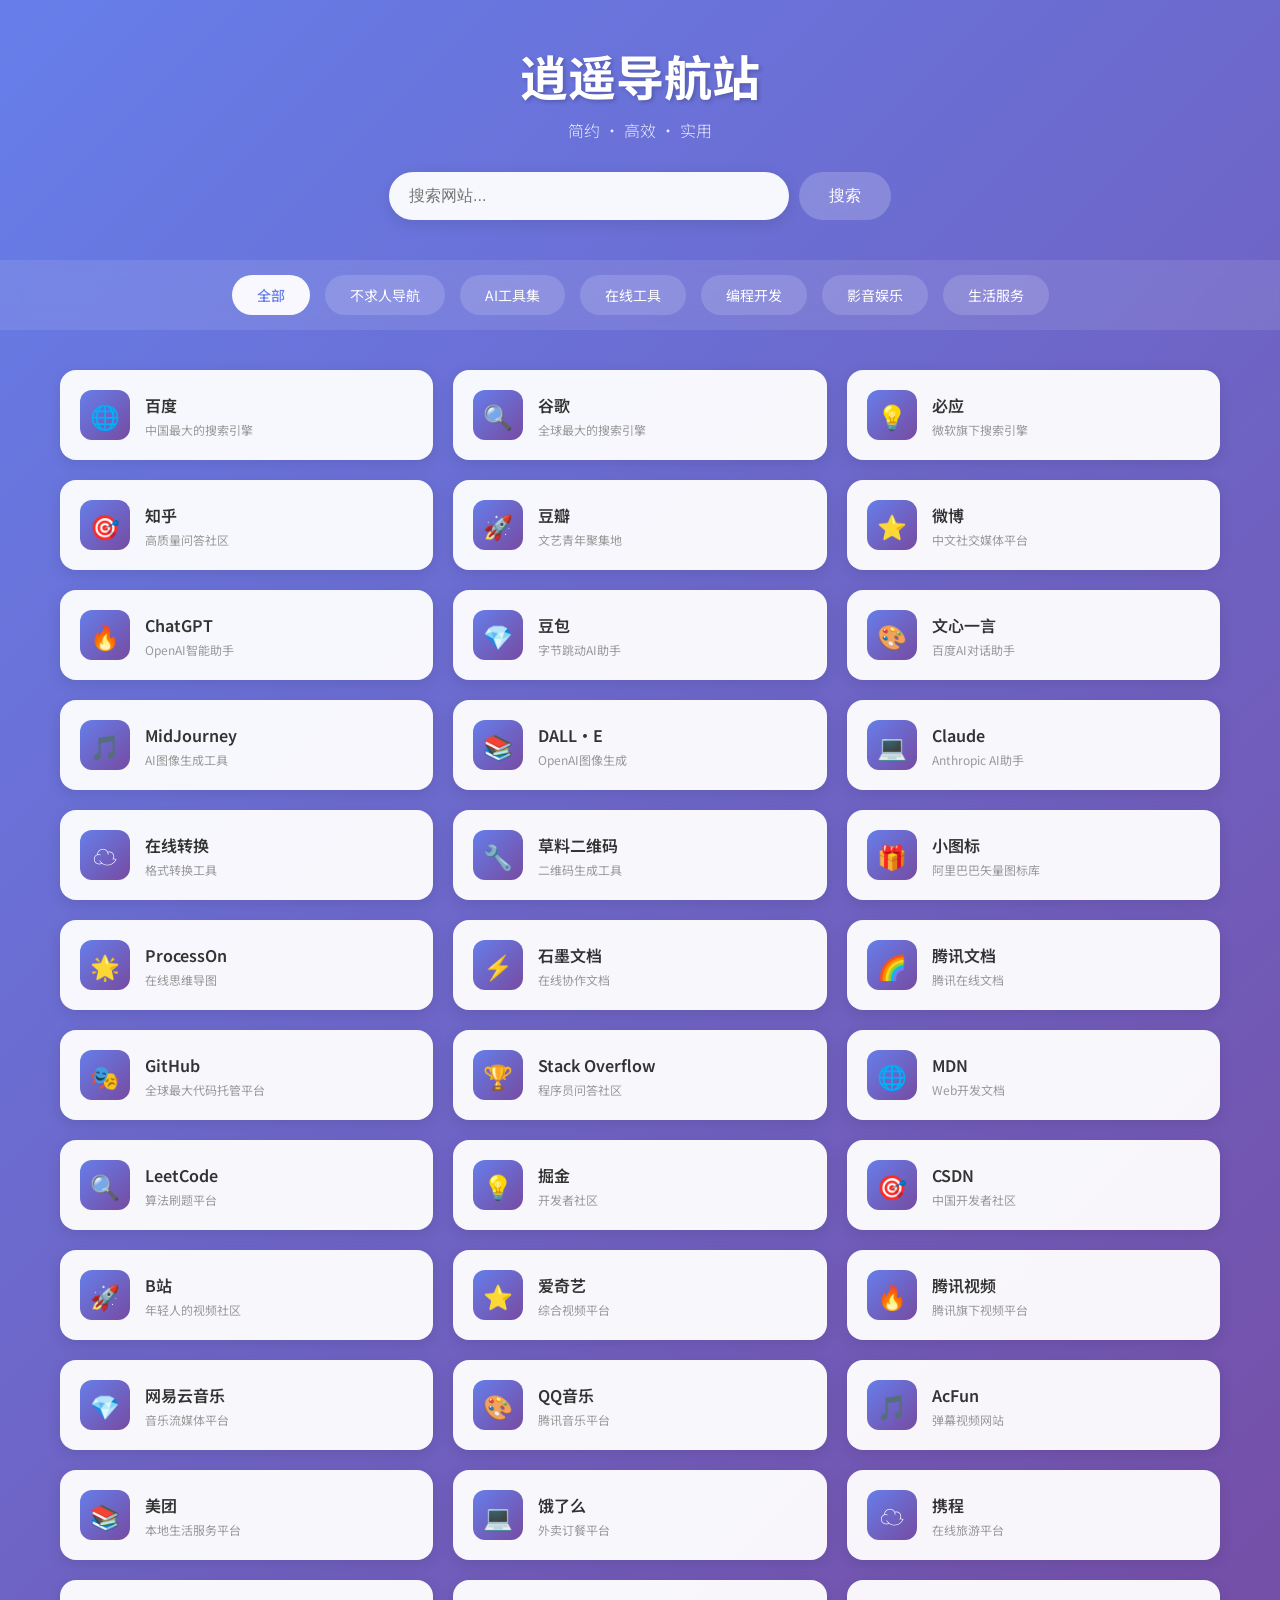
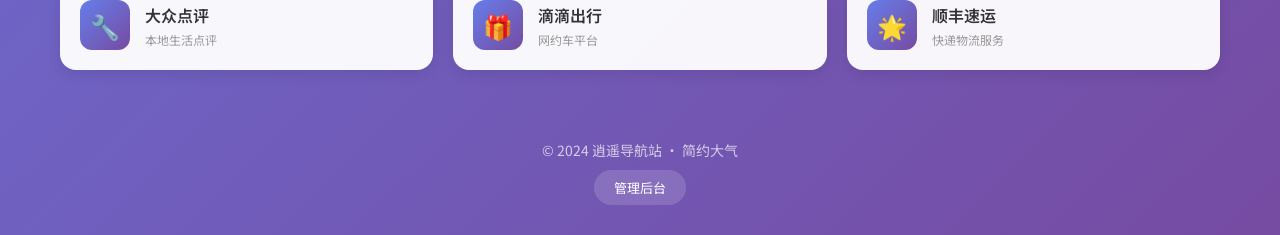
<file: index.html>
<!DOCTYPE html>
<html lang="zh-CN">
<head>
    <meta charset="UTF-8">
    <meta name="viewport" content="width=device-width, initial-scale=1.0">
    <title>逍遥导航站</title>
    <link rel="stylesheet" href="style.css">
    <link href="https://fonts.googleapis.com/css2?family=Noto+Sans+SC:wght@300;400;500;700&display=swap" rel="stylesheet">
</head>
<body>
    <header class="header">
        <div class="container">
            <div class="logo">
                <h1>逍遥导航站</h1>
                <p>简约 · 高效 · 实用</p>
            </div>
            <div class="search-box">
                <input type="text" id="searchInput" placeholder="搜索网站...">
                <button id="searchBtn">搜索</button>
            </div>
        </div>
    </header>

    <nav class="category-nav">
        <div class="container">
            <ul id="categoryList">
                <li class="active" data-category="all">全部</li>
            </ul>
        </div>
    </nav>

    <main class="main-content">
        <div class="container">
            <div id="navGrid" class="nav-grid"></div>
        </div>
    </main>

    <footer class="footer">
        <div class="container">
            <p>&copy; 2024 逍遥导航站 · 简约大气</p>
            <a href="admin.html" class="admin-link">管理后台</a>
        </div>
    </footer>

    <script src="data.js"></script>
    <script src="script.js"></script>
</body>
</html>
</file>
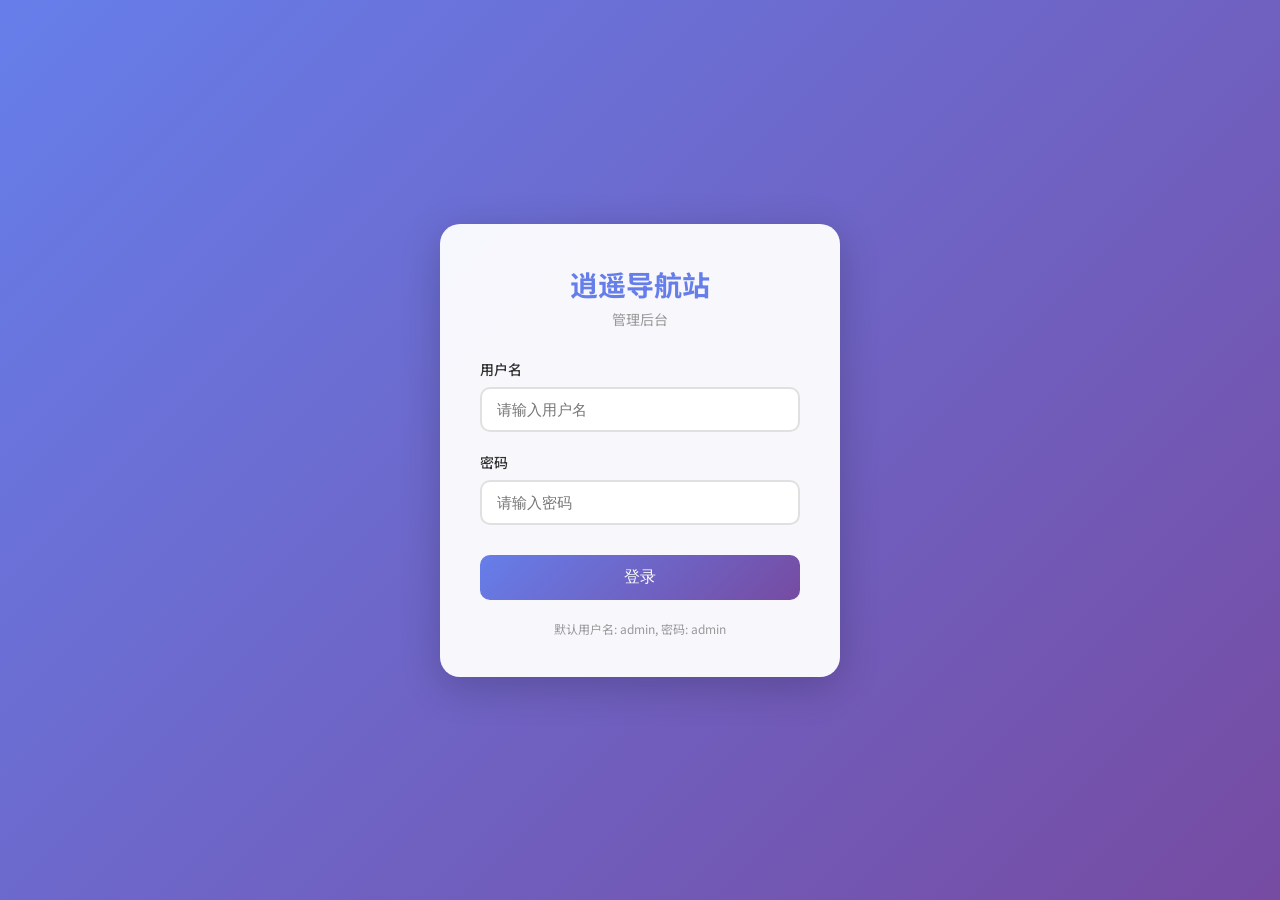
<file: admin.html>
<!DOCTYPE html>
<html lang="zh-CN">
<head>
    <meta charset="UTF-8">
    <meta name="viewport" content="width=device-width, initial-scale=1.0">
    <title>逍遥导航站 - 管理后台</title>
    <link rel="stylesheet" href="admin.css">
    <link href="https://fonts.googleapis.com/css2?family=Noto+Sans+SC:wght@300;400;500;700&display=swap" rel="stylesheet">
</head>
<body>
    <div class="login-container">
        <div class="login-box">
            <div class="logo">
                <h1>逍遥导航站</h1>
                <p>管理后台</p>
            </div>
            <form id="loginForm">
                <div class="form-group">
                    <label for="username">用户名</label>
                    <input type="text" id="username" placeholder="请输入用户名" required>
                </div>
                <div class="form-group">
                    <label for="password">密码</label>
                    <input type="password" id="password" placeholder="请输入密码" required>
                </div>
                <button type="submit" class="login-btn">登录</button>
                <p class="error-message" id="errorMessage"></p>
            </form>
            <p class="hint">默认用户名: admin, 密码: admin</p>
        </div>
    </div>
    <script src="admin-script.js"></script>
</body>
</html>
</file>
<file: style.css>
* {
    margin: 0;
    padding: 0;
    box-sizing: border-box;
}

body {
    font-family: 'Noto Sans SC', sans-serif;
    background: linear-gradient(135deg, #667eea 0%, #764ba2 100%);
    min-height: 100vh;
}

.container {
    max-width: 1200px;
    margin: 0 auto;
    padding: 0 20px;
}

.header {
    padding: 40px 0;
    text-align: center;
}

.logo h1 {
    font-size: 48px;
    font-weight: 700;
    color: #fff;
    margin-bottom: 8px;
    text-shadow: 2px 2px 4px rgba(0, 0, 0, 0.2);
}

.logo p {
    font-size: 16px;
    color: rgba(255, 255, 255, 0.85);
    font-weight: 300;
}

.search-box {
    margin-top: 30px;
    display: flex;
    justify-content: center;
    gap: 10px;
}

.search-box input {
    width: 400px;
    height: 48px;
    padding: 0 20px;
    border: none;
    border-radius: 24px;
    font-size: 16px;
    background: rgba(255, 255, 255, 0.95);
    box-shadow: 0 4px 15px rgba(0, 0, 0, 0.1);
    transition: all 0.3s ease;
}

.search-box input:focus {
    outline: none;
    box-shadow: 0 4px 20px rgba(0, 0, 0, 0.15);
    transform: translateY(-2px);
}

.search-box button {
    height: 48px;
    padding: 0 30px;
    border: none;
    border-radius: 24px;
    background: rgba(255, 255, 255, 0.2);
    color: #fff;
    font-size: 16px;
    font-weight: 500;
    cursor: pointer;
    transition: all 0.3s ease;
    backdrop-filter: blur(10px);
}

.search-box button:hover {
    background: rgba(255, 255, 255, 0.3);
    transform: translateY(-2px);
}

.category-nav {
    background: rgba(255, 255, 255, 0.1);
    backdrop-filter: blur(10px);
    padding: 15px 0;
    position: sticky;
    top: 0;
    z-index: 100;
}

.category-nav ul {
    list-style: none;
    display: flex;
    flex-wrap: wrap;
    justify-content: center;
    gap: 15px;
}

.category-nav li {
    padding: 10px 25px;
    border-radius: 20px;
    background: rgba(255, 255, 255, 0.15);
    color: #fff;
    font-size: 14px;
    cursor: pointer;
    transition: all 0.3s ease;
}

.category-nav li:hover {
    background: rgba(255, 255, 255, 0.25);
    transform: translateY(-2px);
}

.category-nav li.active {
    background: rgba(255, 255, 255, 0.95);
    color: #667eea;
    font-weight: 500;
}

.main-content {
    padding: 40px 0;
}

.nav-grid {
    display: grid;
    grid-template-columns: repeat(auto-fill, minmax(280px, 1fr));
    gap: 20px;
}

.nav-card {
    background: rgba(255, 255, 255, 0.95);
    border-radius: 16px;
    padding: 20px;
    display: flex;
    align-items: center;
    gap: 15px;
    transition: all 0.3s ease;
    cursor: pointer;
    box-shadow: 0 4px 15px rgba(0, 0, 0, 0.1);
}

.nav-card:hover {
    transform: translateY(-5px);
    box-shadow: 0 8px 25px rgba(0, 0, 0, 0.15);
}

.nav-card .icon {
    width: 50px;
    height: 50px;
    border-radius: 12px;
    display: flex;
    align-items: center;
    justify-content: center;
    font-size: 24px;
    background: linear-gradient(135deg, #667eea 0%, #764ba2 100%);
    color: #fff;
}

.nav-card .info {
    flex: 1;
}

.nav-card .info h3 {
    font-size: 16px;
    font-weight: 600;
    color: #333;
    margin-bottom: 4px;
}

.nav-card .info p {
    font-size: 12px;
    color: #999;
}

.footer {
    padding: 30px 0;
    text-align: center;
    color: rgba(255, 255, 255, 0.7);
    font-size: 14px;
}

.footer .admin-link {
    display: inline-block;
    margin-top: 10px;
    padding: 8px 20px;
    background: rgba(255, 255, 255, 0.15);
    color: #fff;
    text-decoration: none;
    border-radius: 20px;
    font-size: 13px;
    transition: all 0.3s ease;
}

.footer .admin-link:hover {
    background: rgba(255, 255, 255, 0.25);
    transform: translateY(-2px);
}

.empty-state {
    text-align: center;
    color: #fff;
    padding: 60px 0;
}

.empty-state p {
    font-size: 18px;
    opacity: 0.8;
}

@media (max-width: 768px) {
    .logo h1 {
        font-size: 32px;
    }
    
    .search-box input {
        width: 280px;
    }
    
    .nav-grid {
        grid-template-columns: repeat(auto-fill, minmax(250px, 1fr));
        gap: 15px;
    }
    
    .category-nav li {
        padding: 8px 18px;
        font-size: 13px;
    }
}
</file>
<file: admin.css>
* {
    margin: 0;
    padding: 0;
    box-sizing: border-box;
}

body {
    font-family: 'Noto Sans SC', sans-serif;
    background: linear-gradient(135deg, #667eea 0%, #764ba2 100%);
    min-height: 100vh;
}

.login-container {
    display: flex;
    justify-content: center;
    align-items: center;
    min-height: 100vh;
    padding: 20px;
}

.login-box {
    background: rgba(255, 255, 255, 0.95);
    border-radius: 20px;
    padding: 40px;
    width: 100%;
    max-width: 400px;
    box-shadow: 0 10px 40px rgba(0, 0, 0, 0.2);
}

.login-box .logo {
    text-align: center;
    margin-bottom: 30px;
}

.login-box .logo h1 {
    font-size: 28px;
    color: #667eea;
    margin-bottom: 5px;
}

.login-box .logo p {
    font-size: 14px;
    color: #999;
}

.form-group {
    margin-bottom: 20px;
}

.form-group label {
    display: block;
    margin-bottom: 8px;
    font-size: 14px;
    color: #333;
    font-weight: 500;
}

.form-group input {
    width: 100%;
    height: 45px;
    padding: 0 15px;
    border: 2px solid #e0e0e0;
    border-radius: 10px;
    font-size: 15px;
    transition: all 0.3s ease;
    outline: none;
}

.form-group input:focus {
    border-color: #667eea;
    box-shadow: 0 0 0 3px rgba(102, 126, 234, 0.1);
}

.login-btn {
    width: 100%;
    height: 45px;
    background: linear-gradient(135deg, #667eea 0%, #764ba2 100%);
    color: #fff;
    border: none;
    border-radius: 10px;
    font-size: 16px;
    font-weight: 500;
    cursor: pointer;
    transition: all 0.3s ease;
    margin-top: 10px;
}

.login-btn:hover {
    transform: translateY(-2px);
    box-shadow: 0 5px 20px rgba(102, 126, 234, 0.4);
}

.error-message {
    color: #ff4757;
    font-size: 13px;
    text-align: center;
    margin-top: 15px;
    display: none;
}

.hint {
    text-align: center;
    font-size: 12px;
    color: #999;
    margin-top: 20px;
}

.admin-header {
    background: #fff;
    padding: 20px 30px;
    box-shadow: 0 2px 10px rgba(0, 0, 0, 0.1);
    display: flex;
    justify-content: space-between;
    align-items: center;
}

.admin-header h1 {
    font-size: 22px;
    color: #333;
}

.admin-header .logout-btn {
    padding: 8px 20px;
    background: #ff4757;
    color: #fff;
    border: none;
    border-radius: 8px;
    font-size: 14px;
    cursor: pointer;
    transition: all 0.3s ease;
}

.admin-header .logout-btn:hover {
    background: #ff3838;
}

.admin-container {
    padding: 30px;
    max-width: 1200px;
    margin: 0 auto;
}

.admin-actions {
    display: flex;
    gap: 15px;
    margin-bottom: 25px;
    flex-wrap: wrap;
}

.action-btn {
    padding: 10px 25px;
    border: none;
    border-radius: 8px;
    font-size: 14px;
    font-weight: 500;
    cursor: pointer;
    transition: all 0.3s ease;
}

.action-btn.primary {
    background: linear-gradient(135deg, #667eea 0%, #764ba2 100%);
    color: #fff;
}

.action-btn.primary:hover {
    transform: translateY(-2px);
    box-shadow: 0 4px 15px rgba(102, 126, 234, 0.4);
}

.action-btn.success {
    background: #2ed573;
    color: #fff;
}

.action-btn.danger {
    background: #ff4757;
    color: #fff;
}

.nav-table {
    width: 100%;
    background: #fff;
    border-radius: 12px;
    box-shadow: 0 4px 15px rgba(0, 0, 0, 0.08);
    overflow: hidden;
}

.nav-table table {
    width: 100%;
    border-collapse: collapse;
}

.nav-table th,
.nav-table td {
    padding: 15px;
    text-align: left;
    border-bottom: 1px solid #f0f0f0;
}

.nav-table th {
    background: #f8f9fa;
    font-weight: 600;
    color: #555;
    font-size: 14px;
}

.nav-table td {
    font-size: 14px;
    color: #333;
}

.nav-table tr:hover {
    background: #f8f9fa;
}

.nav-table .category-badge {
    display: inline-block;
    padding: 4px 12px;
    background: rgba(102, 126, 234, 0.1);
    color: #667eea;
    border-radius: 20px;
    font-size: 12px;
}

.table-actions {
    display: flex;
    gap: 8px;
}

.table-btn {
    padding: 6px 12px;
    border: none;
    border-radius: 6px;
    font-size: 12px;
    cursor: pointer;
    transition: all 0.3s ease;
}

.table-btn.edit {
    background: #667eea;
    color: #fff;
}

.table-btn.delete {
    background: #ff4757;
    color: #fff;
}

.modal-overlay {
    position: fixed;
    top: 0;
    left: 0;
    right: 0;
    bottom: 0;
    background: rgba(0, 0, 0, 0.5);
    display: flex;
    justify-content: center;
    align-items: center;
    z-index: 1000;
    display: none;
}

.modal-overlay.active {
    display: flex;
}

.modal-box {
    background: #fff;
    border-radius: 15px;
    padding: 30px;
    width: 100%;
    max-width: 500px;
    position: relative;
}

.modal-box h2 {
    font-size: 20px;
    margin-bottom: 25px;
    color: #333;
}

.modal-box .close-btn {
    position: absolute;
    top: 15px;
    right: 15px;
    width: 30px;
    height: 30px;
    border: none;
    background: #f0f0f0;
    border-radius: 50%;
    cursor: pointer;
    font-size: 16px;
    color: #666;
}

.modal-box .form-group {
    margin-bottom: 20px;
}

.modal-box .form-group label {
    display: block;
    margin-bottom: 8px;
    font-size: 14px;
    color: #333;
    font-weight: 500;
}

.modal-box .form-group input,
.modal-box .form-group select {
    width: 100%;
    height: 45px;
    padding: 0 15px;
    border: 2px solid #e0e0e0;
    border-radius: 10px;
    font-size: 15px;
    transition: all 0.3s ease;
    outline: none;
}

.modal-box .form-group input:focus,
.modal-box .form-group select:focus {
    border-color: #667eea;
}

.modal-box .form-group textarea {
    width: 100%;
    padding: 12px 15px;
    border: 2px solid #e0e0e0;
    border-radius: 10px;
    font-size: 15px;
    resize: vertical;
    min-height: 80px;
    outline: none;
    transition: all 0.3s ease;
}

.modal-box .form-group textarea:focus {
    border-color: #667eea;
}

.modal-box .modal-actions {
    display: flex;
    gap: 15px;
    margin-top: 30px;
    justify-content: flex-end;
}

.modal-box .modal-actions .btn {
    padding: 10px 25px;
    border: none;
    border-radius: 8px;
    font-size: 14px;
    font-weight: 500;
    cursor: pointer;
    transition: all 0.3s ease;
}

.modal-box .modal-actions .btn.confirm {
    background: linear-gradient(135deg, #667eea 0%, #764ba2 100%);
    color: #fff;
}

.modal-box .modal-actions .btn.cancel {
    background: #f0f0f0;
    color: #666;
}

.toast {
    position: fixed;
    bottom: 30px;
    right: 30px;
    padding: 15px 25px;
    border-radius: 10px;
    color: #fff;
    font-size: 14px;
    z-index: 2000;
    opacity: 0;
    transform: translateY(20px);
    transition: all 0.3s ease;
}

.toast.show {
    opacity: 1;
    transform: translateY(0);
}

.toast.success {
    background: #2ed573;
}

.toast.error {
    background: #ff4757;
}

@media (max-width: 768px) {
    .admin-container {
        padding: 15px;
    }
    
    .nav-table {
        overflow-x: auto;
    }
    
    .nav-table th,
    .nav-table td {
        padding: 10px 12px;
        font-size: 13px;
    }
    
    .table-actions {
        flex-direction: column;
    }
}
</file>
